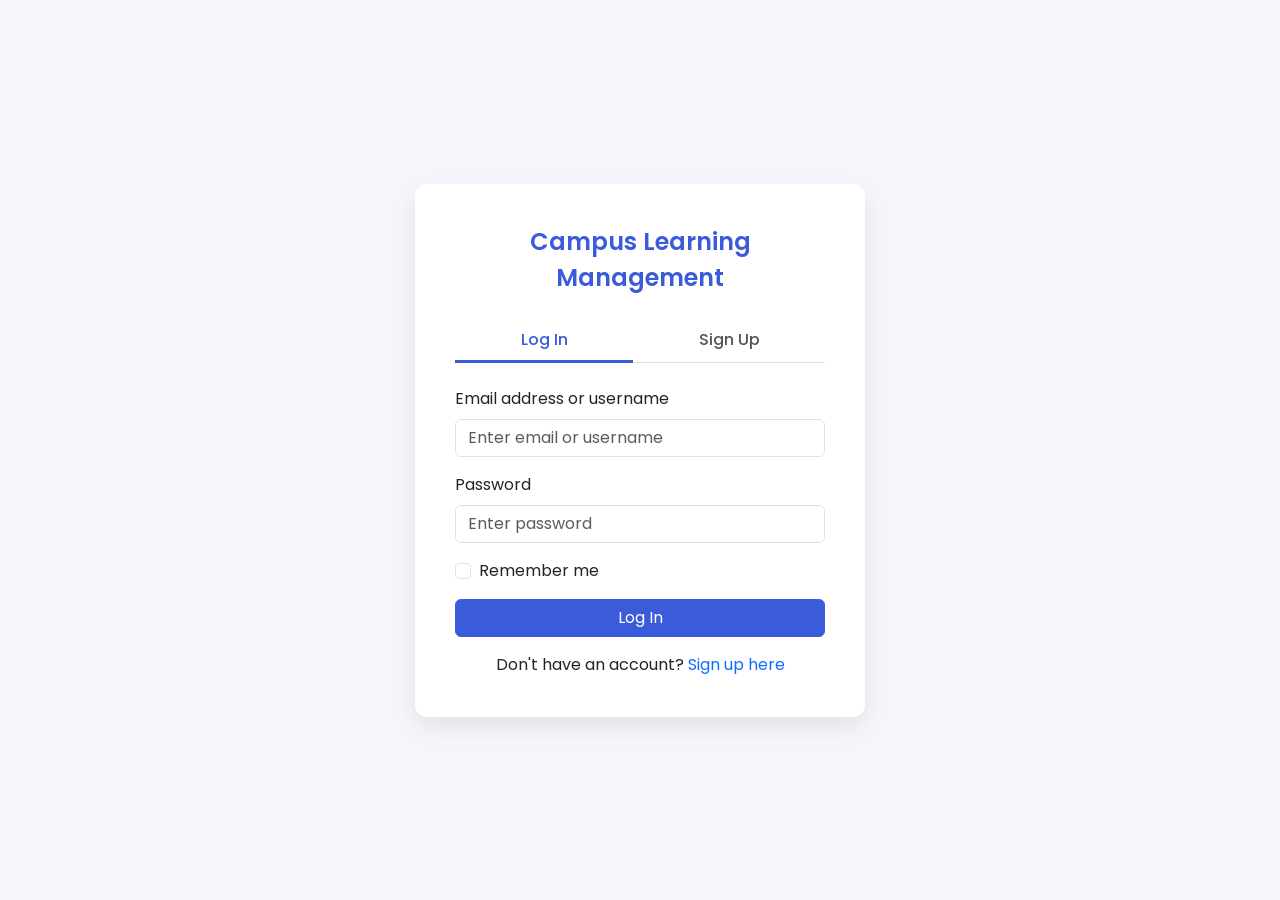
<file: index.html>
<!DOCTYPE html>
<html lang="en">
<head>
<meta charset="UTF-8">
<meta name="viewport" content="width=device-width, initial-scale=1.0">
<title>Log in or Sign up — Campus Learning Management</title>

<link href="https://fonts.googleapis.com/css2?family=Poppins:wght@400;500;600&display=swap" rel="stylesheet">
<link href="https://cdn.jsdelivr.net/npm/bootstrap@5.3.3/dist/css/bootstrap.min.css" rel="stylesheet">
<link href="style.css" rel="stylesheet">
</head>
<body>

<div class="auth-wrapper">
  <div class="auth-card">

    <div class="brand">Campus Learning Management</div>

    <ul class="nav nav-tabs nav-fill mb-4" id="authTab" role="tablist">
      <li class="nav-item" role="presentation">
        <button class="nav-link active" id="login-tab" data-bs-toggle="tab"
                data-bs-target="#login-pane" type="button" role="tab">
          Log In
        </button>
      </li>
      <li class="nav-item" role="presentation">
        <button class="nav-link" id="signup-tab" data-bs-toggle="tab"
                data-bs-target="#signup-pane" type="button" role="tab">
          Sign Up
        </button>
      </li>
    </ul>

    <div class="tab-content">

      <!-- ---------------- LOGIN FORM ---------------- -->
      <div class="tab-pane fade show active" id="login-pane" role="tabpanel">
        <form action="landing.html">
          <div class="mb-3">
            <label for="loginId" class="form-label">Email address or username</label>
            <input type="text" class="form-control" id="loginId" placeholder="Enter email or username" required>
          </div>

          <div class="mb-3">
            <label for="loginPassword" class="form-label">Password</label>
            <input type="password" class="form-control" id="loginPassword" placeholder="Enter password" required>
          </div>

          <div class="form-check mb-3">
            <input class="form-check-input" type="checkbox" id="rememberMe">
            <label class="form-check-label" for="rememberMe">Remember me</label>
          </div>

          <button type="submit" class="btn btn-primary w-100">Log In</button>
        </form>

        <p class="text-center mt-3 mb-0">
          Don't have an account?
          <a href="#" onclick="document.getElementById('signup-tab').click(); return false;">Sign up here</a>
        </p>
      </div>

      <!-- ---------------- SIGN UP FORM ---------------- -->
      <div class="tab-pane fade" id="signup-pane" role="tabpanel">
        <form action="landing.html">
          <div class="row">
            <div class="col-sm-6 mb-3">
              <label for="firstName" class="form-label">First Name</label>
              <input type="text" class="form-control" id="firstName" placeholder="First name" required>
            </div>
            <div class="col-sm-6 mb-3">
              <label for="lastName" class="form-label">Last Name</label>
              <input type="text" class="form-control" id="lastName" placeholder="Last name" required>
            </div>
          </div>

          <div class="mb-3">
            <label for="gender" class="form-label">Gender</label>
            <select class="form-select" id="gender" required>
              <option value="" selected disabled>Select gender</option>
              <option>Female</option>
              <option>Male</option>
              <option>Prefer not to say</option>
            </select>
          </div>

          <div class="mb-3">
            <label for="signupEmail" class="form-label">Email address</label>
            <input type="email" class="form-control" id="signupEmail" placeholder="Enter email" required>
          </div>

          <div class="row">
            <div class="col-sm-6 mb-3">
              <label for="signupPassword" class="form-label">Password</label>
              <input type="password" class="form-control" id="signupPassword" placeholder="Password" required>
            </div>
            <div class="col-sm-6 mb-3">
              <label for="confirmPassword" class="form-label">Confirm Password</label>
              <input type="password" class="form-control" id="confirmPassword" placeholder="Confirm password" required>
            </div>
          </div>

          <div class="form-check mb-3">
            <input class="form-check-input" type="checkbox" id="agreeTerms" required>
            <label class="form-check-label" for="agreeTerms">
              I agree to the Terms and Conditions
            </label>
          </div>

          <button type="submit" class="btn btn-primary w-100">Sign Up</button>
        </form>

        <p class="text-center mt-3 mb-0">
          Already have an account?
          <a href="#" onclick="document.getElementById('login-tab').click(); return false;">Log in here</a>
        </p>
      </div>

    </div>
  </div>
</div>

<script src="https://cdn.jsdelivr.net/npm/bootstrap@5.3.3/dist/js/bootstrap.bundle.min.js"></script>
</body>
</html>
</file>
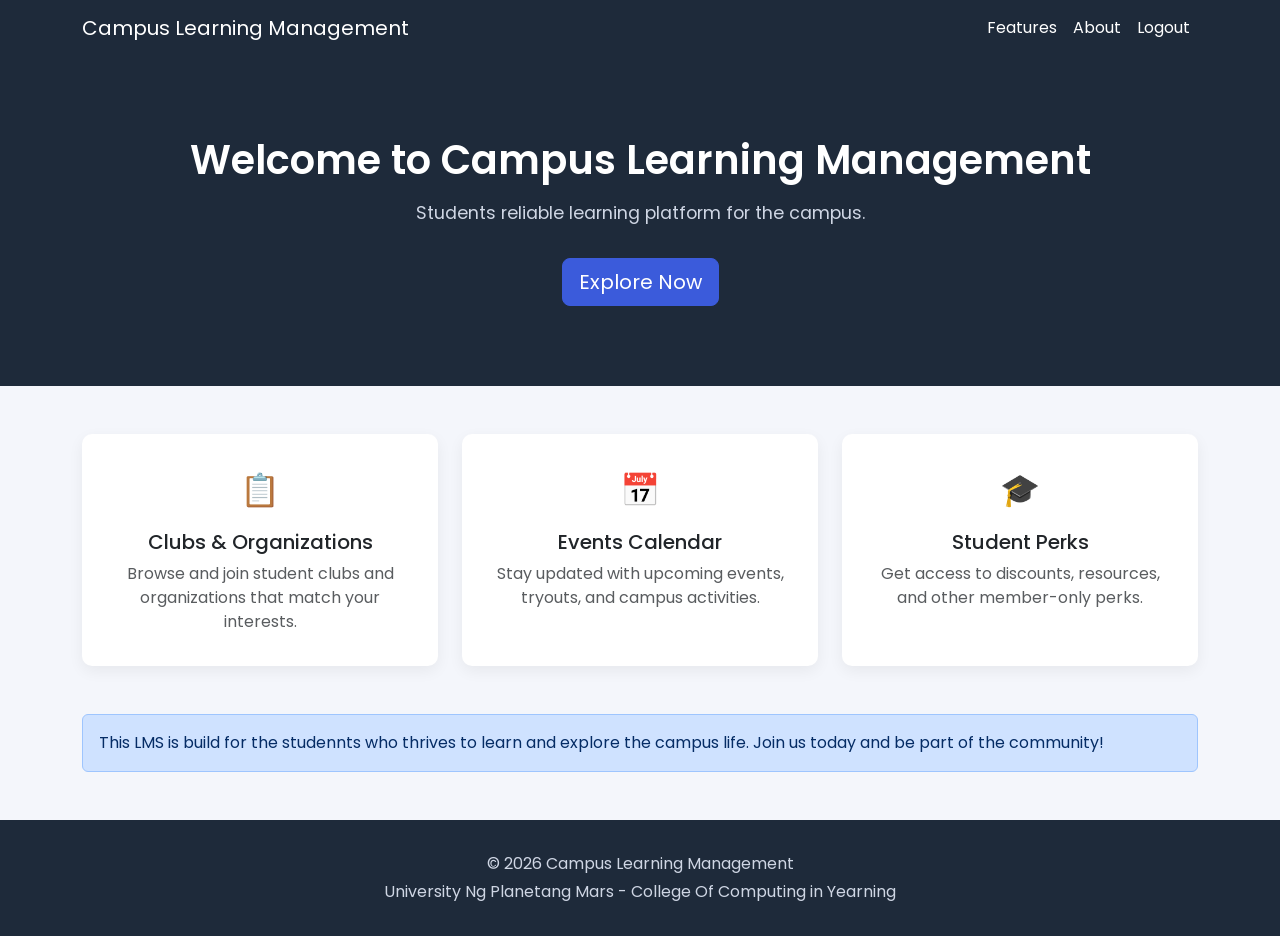
<file: landing.html>
<!DOCTYPE html>
<html lang="en">
<head>
<meta charset="UTF-8">
<meta name="viewport" content="width=device-width, initial-scale=1.0">
<title>Campus Connect — Home</title>

<link href="https://fonts.googleapis.com/css2?family=Poppins:wght@400;500;600&display=swap" rel="stylesheet">
<link href="https://cdn.jsdelivr.net/npm/bootstrap@5.3.3/dist/css/bootstrap.min.css" rel="stylesheet">
<link href="style.css" rel="stylesheet">
</head>
<body>

<!-- ================= NAVBAR ================= -->
<nav class="navbar navbar-expand-lg navbar-custom">
  <div class="container">
    <a class="navbar-brand" href="landing.html">Campus Learning Management</a>
    <button class="navbar-toggler" type="button" data-bs-toggle="collapse" data-bs-target="#navMain">
      <span class="navbar-toggler-icon"></span>
    </button>
    <div class="collapse navbar-collapse" id="navMain">
      <ul class="navbar-nav ms-auto align-items-lg-center">
        <li class="nav-item"><a class="nav-link" href="#features">Features</a></li>
        <li class="nav-item"><a class="nav-link" href="#about">About</a></li>
        <li class="nav-item"><a class="nav-link" href="index.html">Logout</a></li>
      </ul>
    </div>
  </div>
</nav>

<!-- ================= HERO ================= -->
<section class="hero">
  <div class="container">
    <h1>Welcome to Campus Learning Management</h1>
    <p>Students reliable learning platform for the campus.</p>
    <a href="#features" class="btn btn-primary btn-lg">Explore Now</a>
  </div>
</section>

<!-- ================= FEATURES ================= -->
<section class="container my-5" id="features">
  <div class="row g-4">
    <div class="col-md-4">
      <div class="card feature-card">
        <div class="icon">📋</div>
        <h3 class="h5">Clubs &amp; Organizations</h3>
        <p class="text-muted mb-0">Browse and join student clubs and organizations that match your interests.</p>
      </div>
    </div>
    <div class="col-md-4">
      <div class="card feature-card">
        <div class="icon">📅</div>
        <h3 class="h5">Events Calendar</h3>
        <p class="text-muted mb-0">Stay updated with upcoming events, tryouts, and campus activities.</p>
      </div>
    </div>
    <div class="col-md-4">
      <div class="card feature-card">
        <div class="icon">🎓</div>
        <h3 class="h5">Student Perks</h3>
        <p class="text-muted mb-0">Get access to discounts, resources, and other member-only perks.</p>
      </div>
    </div>
  </div>
</section>

<!-- ================= ABOUT / ALERT ================= -->
<section class="container mb-5" id="about">
  <div class="alert alert-primary" role="alert">
    This LMS is build for the studennts who thrives to learn and explore the campus life. Join us today and be part of the community!
  </div>
</section>

<!-- ================= FOOTER ================= -->
<footer>
  <div class="container">
    <p class="mb-1">&copy; 2026 Campus Learning Management</p>
    <p class="mb-0">University Ng Planetang Mars - College Of Computing in Yearning</p>
  </div>
</footer>

<script src="https://cdn.jsdelivr.net/npm/bootstrap@5.3.3/dist/js/bootstrap.bundle.min.js"></script>
</body>
</html>
</file>
<file: style.css>
:root{
  --primary: #3B5BDB;     
  --primary-dark: #2F49AD; 
  --light-bg: #F4F6FB;     
  --dark-bg: #1E2A3A;      
}
 
body{
  font-family: 'Poppins', sans-serif;
  background-color: var(--light-bg);
}
 
h1, h2, h3, h4, .brand{
  font-family: 'Poppins', sans-serif;
  font-weight: 600;
}
 
a{
  text-decoration: none;
}
 
/* ---------- Login / Sign-up page ---------- */
 
.auth-wrapper{
  min-height: 100vh;
  display: flex;
  align-items: center;
  justify-content: center;
  padding: 2rem 1rem;
}
 
.auth-card{
  background: #fff;
  border-radius: 12px;
  box-shadow: 0 10px 25px rgba(0,0,0,0.08);
  padding: 2.5rem;
  width: 100%;
  max-width: 450px;
}
 
.auth-card .brand{
  color: var(--primary);
  font-size: 1.5rem;
  margin-bottom: 1.5rem;
  text-align: center;
}
 
.nav-tabs .nav-link{
  color: #555;
  font-weight: 500;
  border: none;
  border-bottom: 3px solid transparent;
}
 
.nav-tabs .nav-link.active{
  color: var(--primary);
  border-bottom: 3px solid var(--primary);
  background: none;
}
 
.btn-primary{
  background-color: var(--primary);
  border-color: var(--primary);
}
 
.btn-primary:hover{
  background-color: var(--primary-dark);
  border-color: var(--primary-dark);
}
 
/* ---------- Landing page ---------- */
 
.navbar-custom{
  background-color: var(--dark-bg);
}
 
.navbar-custom .navbar-brand,
.navbar-custom .nav-link{
  color: #fff;
}
 
.navbar-custom .nav-link:hover{
  color: var(--primary);
}
 
.hero{
  background-color: var(--dark-bg);
  color: #fff;
  padding: 5rem 0;
  text-align: center;
}
 
.hero h1{
  font-size: 2.5rem;
  margin-bottom: 1rem;
}
 
.hero p{
  font-size: 1.1rem;
  color: #cfd6e4;
  margin-bottom: 2rem;
}
 
.feature-card{
  border: none;
  border-radius: 10px;
  box-shadow: 0 5px 15px rgba(0,0,0,0.06);
  padding: 2rem 1.5rem;
  height: 100%;
  text-align: center;
  transition: transform 0.2s ease, box-shadow 0.2s ease;
}
 
.feature-card:hover{
  transform: translateY(-5px);
  box-shadow: 0 10px 25px rgba(0,0,0,0.1);
}
 
.feature-card .icon{
  font-size: 2rem;
  color: var(--primary);
  margin-bottom: 1rem;
}
 
footer{
  background-color: var(--dark-bg);
  color: #cfd6e4;
  padding: 2rem 0;
  text-align: center;
}
 
footer a{
  color: #cfd6e4;
}
 
footer a:hover{
  color: var(--primary);
}
</file>
